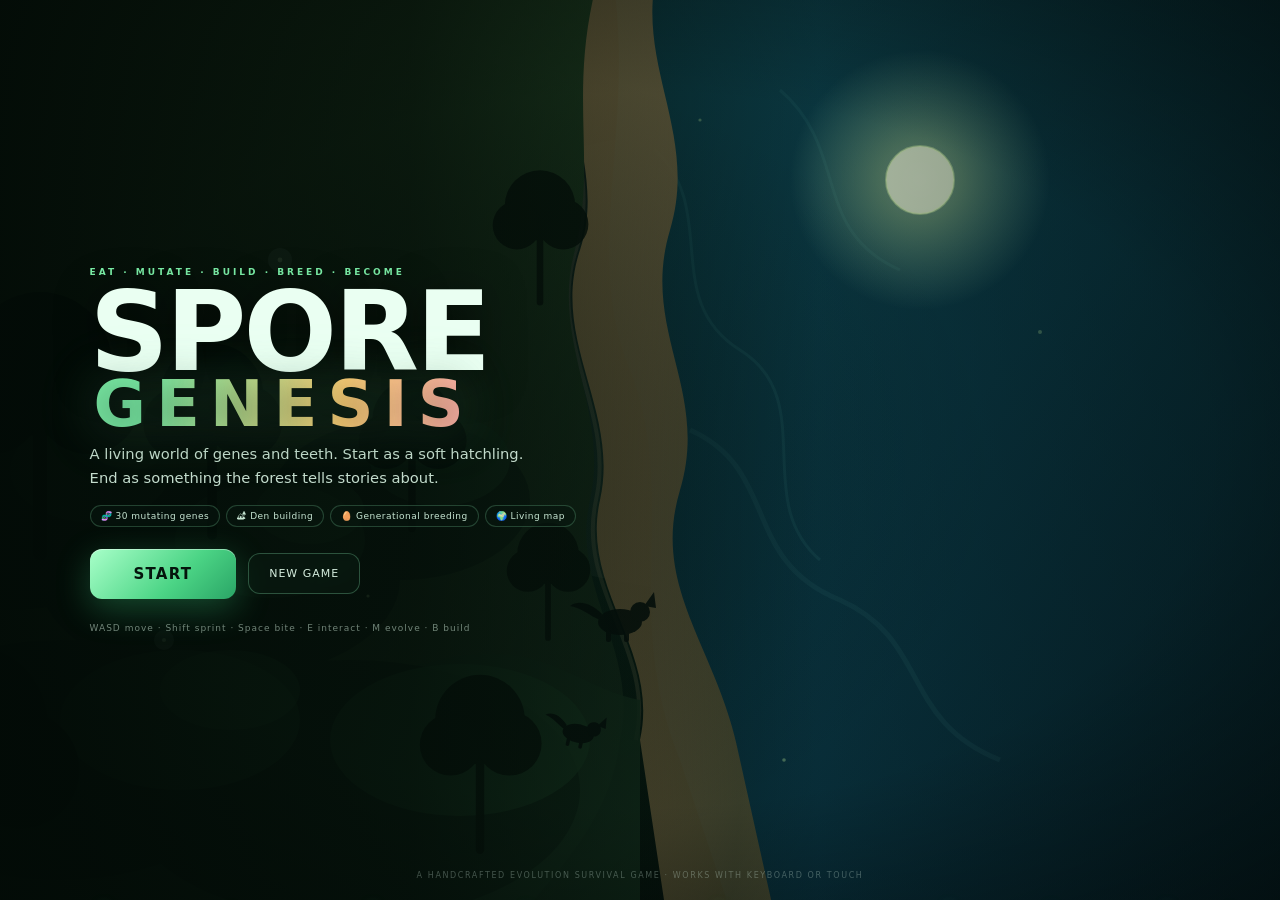
<file: index.html>
<!doctype html>
<html lang="en">
<head>
  <meta charset="utf-8" />
  <meta name="viewport" content="width=device-width, initial-scale=1, maximum-scale=1, user-scalable=no, viewport-fit=cover" />
  <meta name="theme-color" content="#07130f" />
  <meta name="description" content="Spore Genesis — a hand-painted evolution survival game. Eat, mutate, build a den, breed a lineage and become a myth." />
  <title>Spore Genesis — Evolution Survival</title>
  <link rel="icon" href="./favicon.svg" type="image/svg+xml" />
  <link rel="stylesheet" href="./styles.css" />
</head>
<body>
  <div id="app">
    <canvas id="game" aria-label="Spore Genesis game world"></canvas>

    <div id="hud" class="hud">
      <div class="hud-left">
        <div class="profile card">
          <div class="avatar-wrap"><canvas id="avatar" width="120" height="120"></canvas></div>
          <div class="pinfo">
            <div class="pname"><span id="player-name">Nyx</span><span id="gen" class="gen">GEN 1</span></div>
            <div id="stage-name" class="stage-name">Hatchling</div>
            <div class="xpbar"><i id="xp-fill"></i></div>
            <div class="xp-label"><span id="xp-text">0 / 70</span><span id="stage-num">Stage I</span></div>
          </div>
        </div>
        <div class="vitals card">
          <div class="bar hp"><span class="ico">♥</span><div class="track"><i id="hp-fill"></i></div><b id="hp-text">100</b></div>
          <div class="bar stamina"><span class="ico">⚡</span><div class="track"><i id="stamina-fill"></i></div><b id="stamina-text">100</b></div>
          <div class="bar food"><span class="ico">🍖</span><div class="track"><i id="food-fill"></i></div><b id="food-text">100</b></div>
          <div class="bar water"><span class="ico">💧</span><div class="track"><i id="water-fill"></i></div><b id="water-text">100</b></div>
        </div>
        <div class="lineage card hidden" id="lineage-card">
          <span>👑 <b id="lineage-gen">Gen 1</b></span>
          <span class="lineage-bonus" id="lineage-bonus">+0% legacy</span>
          <span class="heir-count" id="heir-count">0 heirs</span>
        </div>
      </div>

      <div class="hud-right">
        <div class="mapcard card">
          <canvas id="minimap" width="180" height="180"></canvas>
          <div class="maptop"><span id="biome-name">Verdant Meadow</span><span id="clock">08:20</span></div>
          <div class="mapbottom"><span id="weather">☀ Clear</span><span id="day">Day 1</span></div>
        </div>
        <div class="dna card">
          <span class="dna-icon">🧬</span>
          <b id="dna-count">0</b>
          <span class="dna-label">DNA</span>
          <button id="btn-mutations" class="mini">Evolve <kbd>M</kbd></button>
        </div>
      </div>

      <div id="quest" class="quest card">
        <div class="qtop"><span>OBJECTIVE</span><span id="quest-count">1/11</span></div>
        <div id="quest-title">First Bites</div>
        <div id="quest-text">Eat three berries, mushrooms or carcasses.</div>
        <div class="qprog"><i id="quest-fill"></i></div>
        <div class="qhint" id="quest-hint"></div>
      </div>

      <div id="toasts" class="toasts" aria-live="polite"></div>
      <div id="prompt" class="prompt hidden"><span class="key">E</span><span id="prompt-text">Interact</span></div>

      <div id="hotbar" class="hotbar">
        <div class="slot"><kbd>SPACE</kbd><span>Bite</span></div>
        <div class="slot"><kbd>E</kbd><span>Interact</span></div>
        <div class="slot ability"><kbd>Q</kbd><span id="hotbar-ability">Roar</span><i id="ability-cd" class="cd"></i></div>
        <div class="slot"><kbd>SHIFT</kbd><span>Sprint</span></div>
        <div class="slot"><kbd>B</kbd><span>Den</span></div>
      </div>

      <div class="menubtns">
        <button id="btn-build" title="Build & Den (B)" aria-label="Build and den">⌂<kbd>B</kbd></button>
        <button id="btn-map" title="World Map (Tab)" aria-label="World map">🗺<kbd>TAB</kbd></button>
        <button id="btn-journal" title="Journal (J)" aria-label="Journal">📖<kbd>J</kbd></button>
        <button id="btn-sound" title="Toggle sound" aria-label="Toggle sound">🔊</button>
        <button id="btn-pause" title="Pause (Esc)" aria-label="Pause">⏸</button>
      </div>

      <div id="mobile-controls" class="mobile-controls">
        <div id="joystick" aria-label="Movement joystick"><div id="stick"></div></div>
        <div class="touch-actions">
          <button id="btn-touch-sprint" class="touch small" aria-label="Sprint">»</button>
          <button id="btn-touch-ability" class="touch small" aria-label="Special ability">✦</button>
          <button id="btn-touch-interact" class="touch mid" aria-label="Interact">E</button>
          <button id="btn-touch-attack" class="touch attack" aria-label="Bite">Bite</button>
        </div>
      </div>

      <div id="low-health" class="low-health"></div>
    </div>

    <div id="modal" class="modal hidden" role="dialog" aria-modal="true">
      <div id="panel" class="panel">
        <div class="panel-head">
          <div>
            <h2 id="panel-title">Evolution</h2>
            <p id="panel-sub">Spend DNA to reshape your body.</p>
          </div>
          <button id="panel-close" aria-label="Close panel">✕</button>
        </div>
        <div id="panel-body" class="panel-body"></div>
      </div>
    </div>

    <div id="death" class="overlay hidden">
      <div class="death-card">
        <div class="eyebrow">THE WILD REMEMBERS</div>
        <h2>You Perished</h2>
        <p id="death-text">A shade stalker found you in the dark.</p>
        <div id="death-stats" class="death-stats"></div>
        <button id="btn-respawn" class="primary">Return to the world</button>
      </div>
    </div>

    <div id="victory" class="overlay hidden victory">
      <div class="victory-card">
        <div class="eyebrow">THE FOREST TELLS STORIES ABOUT YOU</div>
        <h2>Ascendant</h2>
        <p id="victory-text">You have become a living myth. The lineage you began will outlast the seasons.</p>
        <div id="victory-stats" class="death-stats"></div>
        <button id="btn-continue" class="primary">Continue wandering</button>
      </div>
    </div>

    <div id="title" class="overlay title">
      <div class="spores" aria-hidden="true">
        <i></i><i></i><i></i><i></i><i></i><i></i><i></i><i></i><i></i><i></i>
      </div>
      <div class="title-inner">
        <div class="eyebrow">EAT · MUTATE · BUILD · BREED · BECOME</div>
        <h1>SPORE<span>GENESIS</span></h1>
        <p class="lede">A living world of genes and teeth. Start as a soft hatchling.<br />End as something the forest tells stories about.</p>
        <div class="title-features">
          <span>🧬 30 mutating genes</span>
          <span>🏕 Den building</span>
          <span>🥚 Generational breeding</span>
          <span>🌍 Living map</span>
        </div>
        <div class="title-actions">
          <button id="btn-start" class="primary big">Start</button>
          <button id="btn-new" class="ghost">New Game</button>
        </div>
        <div class="title-foot" id="title-foot">WASD move · Shift sprint · Space bite · E interact · M evolve · B build</div>
      </div>
      <div class="title-credit">A handcrafted evolution survival game · works with keyboard or touch</div>
    </div>
  </div>

  <script type="module" src="./src/game.js"></script>
</body>
</html>
</file>
<file: styles.css>
:root {
  --bg: #06110d;
  --panel: rgba(10, 25, 19, 0.84);
  --panel-solid: #0a1a14;
  --line: rgba(141, 240, 183, 0.16);
  --line-bright: rgba(141, 240, 183, 0.34);
  --green: #7cf0a8;
  --green-dim: #3c9b68;
  --gold: #ffd479;
  --pink: #ff9ec7;
  --blue: #79c9ff;
  --purple: #b58cff;
  --red: #ff6b7a;
  --ink: #eaf7ef;
  --muted: #9bb3a6;
  --shadow: 0 18px 50px rgba(0, 0, 0, 0.42);
  --r: 16px;
  --safe-bottom: env(safe-area-inset-bottom, 0px);
}

* { box-sizing: border-box; }
html, body {
  margin: 0;
  padding: 0;
  width: 100%;
  height: 100%;
  overflow: hidden;
  background: var(--bg);
  color: var(--ink);
  font-family: "Avenir Next", "Segoe UI", "Trebuchet MS", system-ui, sans-serif;
  -webkit-user-select: none;
  user-select: none;
  -webkit-tap-highlight-color: transparent;
  overscroll-behavior: none;
}
button { font-family: inherit; color: inherit; cursor: pointer; }
button:focus-visible { outline: 2px solid var(--green); outline-offset: 2px; }
.hidden { display: none !important; }

#app { position: fixed; inset: 0; }
#game {
  position: absolute;
  inset: 0;
  width: 100%;
  height: 100%;
  display: block;
  touch-action: none;
  cursor: crosshair;
}

.hud {
  position: absolute;
  inset: 0;
  pointer-events: none;
  z-index: 5;
}
.hud > *, .hud-left > *, .hud-right > * { pointer-events: none; }
.hud button, .hud canvas { pointer-events: auto; }

.card {
  background: linear-gradient(155deg, rgba(16, 36, 27, 0.88), rgba(8, 20, 15, 0.82));
  border: 1px solid var(--line);
  border-radius: var(--r);
  box-shadow: 0 10px 30px rgba(0, 0, 0, 0.28), inset 0 1px 0 rgba(255, 255, 255, 0.04);
  backdrop-filter: blur(10px);
  -webkit-backdrop-filter: blur(10px);
}

.hud-left {
  position: absolute;
  top: 16px;
  left: 16px;
  width: 300px;
  display: flex;
  flex-direction: column;
  gap: 8px;
}
.profile {
  display: flex;
  gap: 12px;
  align-items: center;
  padding: 10px 14px 10px 10px;
}
.avatar-wrap {
  width: 60px;
  height: 60px;
  border-radius: 50%;
  overflow: hidden;
  flex: none;
  background: radial-gradient(circle at 50% 40%, #25553e, #0a1a14 70%);
  border: 1px solid var(--line-bright);
  box-shadow: inset 0 0 18px rgba(124, 240, 168, 0.12);
}
#avatar { width: 100%; height: 100%; display: block; }
.pinfo { flex: 1; min-width: 0; }
.pname { display: flex; align-items: center; gap: 8px; font-size: 17px; font-weight: 700; letter-spacing: 0.3px; }
.gen {
  font-size: 9px;
  letter-spacing: 1.2px;
  color: var(--gold);
  border: 1px solid rgba(255, 212, 121, 0.34);
  padding: 2px 5px;
  border-radius: 5px;
  background: rgba(255, 212, 121, 0.08);
}
.stage-name { font-size: 11px; letter-spacing: 1.6px; text-transform: uppercase; color: var(--green); margin-top: 1px; }
.xpbar { height: 5px; background: rgba(255,255,255,0.08); border-radius: 4px; margin-top: 7px; overflow: hidden; }
.xpbar i { display: block; height: 100%; width: 0%; background: linear-gradient(90deg, var(--green-dim), var(--green)); border-radius: 4px; transition: width 0.4s ease; }
.xp-label { display: flex; justify-content: space-between; font-size: 9px; color: var(--muted); margin-top: 3px; letter-spacing: 0.5px; }

.vitals { padding: 9px 12px; display: flex; flex-direction: column; gap: 6px; }
.bar { display: flex; align-items: center; gap: 8px; font-size: 10px; color: var(--muted); }
.bar .ico { width: 13px; text-align: center; font-size: 11px; filter: saturate(1.2); }
.bar .track { flex: 1; height: 7px; background: rgba(0,0,0,0.35); border-radius: 5px; overflow: hidden; box-shadow: inset 0 1px 2px rgba(0,0,0,0.4); }
.bar .track i { display: block; height: 100%; width: 100%; border-radius: 5px; transition: width 0.25s ease, background 0.3s; }
.bar b { width: 30px; text-align: right; font-weight: 600; font-size: 9px; color: #cfe6d8; font-variant-numeric: tabular-nums; }
.bar.hp i { background: linear-gradient(90deg, #a52f45, #ff6b7a); }
.bar.stamina i { background: linear-gradient(90deg, #96701f, #ffd479); }
.bar.food i { background: linear-gradient(90deg, #8b4d2e, #f0a06c); }
.bar.water i { background: linear-gradient(90deg, #2c6b8c, #79c9ff); }
.bar.low i { animation: lowPulse 0.9s infinite alternate; }
@keyframes lowPulse { from { filter: brightness(0.8); } to { filter: brightness(1.5); } }

.lineage { display: flex; align-items: center; gap: 10px; padding: 7px 12px; font-size: 10px; color: var(--muted); }
.lineage b { color: var(--gold); }
.lineage-bonus { color: var(--green); }
.heir-count { margin-left: auto; }

.hud-right { position: absolute; top: 16px; right: 16px; width: 196px; display: flex; flex-direction: column; gap: 8px; }
.mapcard { padding: 7px; position: relative; overflow: hidden; }
#minimap {
  width: 100%;
  height: auto;
  aspect-ratio: 1;
  display: block;
  border-radius: 11px;
  background: #071712;
  border: 1px solid rgba(141, 240, 183, 0.1);
  image-rendering: auto;
}
.maptop, .mapbottom {
  position: absolute;
  left: 12px;
  right: 12px;
  display: flex;
  justify-content: space-between;
  align-items: center;
  font-size: 8px;
  letter-spacing: 0.9px;
  text-transform: uppercase;
  pointer-events: none;
}
.maptop { top: 12px; color: #d9efe2; text-shadow: 0 1px 4px #000; }
.mapbottom { bottom: 12px; color: #b8d6c5; text-shadow: 0 1px 4px #000; }
#clock { color: var(--gold); font-weight: 700; font-size: 9px; }
.dna { display: flex; align-items: center; gap: 7px; padding: 8px 10px; }
.dna-icon { font-size: 16px; filter: drop-shadow(0 0 6px rgba(255,158,199,.5)); }
.dna b { font-size: 19px; color: var(--pink); font-variant-numeric: tabular-nums; text-shadow: 0 0 18px rgba(255,158,199,.35); }
.dna-label { font-size: 8px; letter-spacing: 1.5px; color: var(--muted); }
.dna .mini {
  margin-left: auto;
  font-size: 9px;
  padding: 6px 8px;
  border-radius: 8px;
  border: 1px solid var(--line-bright);
  background: rgba(124, 240, 168, 0.1);
  color: var(--green);
  letter-spacing: 0.6px;
  text-transform: uppercase;
}
.dna .mini kbd { font-size: 8px; opacity: 0.6; margin-left: 2px; }

.quest {
  position: absolute;
  left: 16px;
  bottom: 18px;
  width: 274px;
  padding: 11px 14px 12px;
  border-left: 2px solid var(--green);
}
.qtop { display: flex; justify-content: space-between; font-size: 8px; letter-spacing: 1.8px; color: var(--green); }
#quest-count { color: var(--muted); }
#quest-title { font-size: 14px; font-weight: 700; margin: 4px 0 3px; }
#quest-text { font-size: 10px; line-height: 1.45; color: var(--muted); }
.qprog { height: 3px; border-radius: 3px; background: rgba(255,255,255,.08); margin-top: 8px; overflow: hidden; }
.qprog i { display: block; height: 100%; width: 0; background: linear-gradient(90deg, var(--green-dim), var(--green)); transition: width 0.4s; }
.qhint { font-size: 9px; color: rgba(255, 212, 121, 0.85); margin-top: 6px; line-height: 1.4; }

.prompt {
  position: absolute;
  left: 50%;
  bottom: 88px;
  transform: translateX(-50%);
  display: flex;
  align-items: center;
  gap: 9px;
  background: rgba(7, 18, 14, 0.9);
  border: 1px solid var(--line-bright);
  border-radius: 999px;
  padding: 8px 16px 8px 9px;
  font-size: 12px;
  box-shadow: 0 12px 30px rgba(0,0,0,.35), 0 0 24px rgba(124,240,168,.08);
  white-space: nowrap;
  max-width: calc(100vw - 30px);
  overflow: hidden;
  text-overflow: ellipsis;
}
.prompt .key {
  font-size: 11px;
  font-weight: 800;
  color: #08130e;
  background: var(--green);
  border-radius: 50%;
  width: 24px;
  height: 24px;
  display: grid;
  place-items: center;
  flex: none;
}
.prompt.alt .key { background: var(--gold); }

.hotbar {
  position: absolute;
  bottom: 18px;
  left: 50%;
  transform: translateX(-50%);
  display: flex;
  gap: 6px;
}
.slot {
  min-width: 76px;
  padding: 7px 9px 6px;
  border: 1px solid var(--line);
  border-radius: 10px;
  background: rgba(8, 20, 15, 0.78);
  backdrop-filter: blur(6px);
  text-align: center;
  position: relative;
  overflow: hidden;
}
.slot kbd { display: block; font-size: 8px; letter-spacing: 1px; color: var(--green); margin-bottom: 2px; }
.slot span { font-size: 10px; color: var(--muted); }
.slot.ability { border-color: rgba(181, 140, 255, 0.32); }
.slot.ability kbd { color: var(--purple); }
.slot .cd {
  position: absolute;
  inset: 0;
  background: rgba(0,0,0,0.6);
  transform-origin: bottom;
  transform: scaleY(0);
  pointer-events: none;
}

.menubtns {
  position: absolute;
  top: 16px;
  left: 50%;
  transform: translateX(-50%);
  display: flex;
  gap: 6px;
  background: rgba(7, 18, 14, 0.62);
  border: 1px solid var(--line);
  border-radius: 12px;
  padding: 5px;
  backdrop-filter: blur(8px);
}
.menubtns button {
  width: 45px;
  height: 38px;
  border-radius: 8px;
  border: 1px solid transparent;
  background: transparent;
  font-size: 16px;
  line-height: 1;
  display: flex;
  flex-direction: column;
  align-items: center;
  justify-content: center;
  gap: 2px;
  color: #cfe6d8;
  transition: 0.15s;
}
.menubtns button:hover { background: rgba(124, 240, 168, 0.1); border-color: var(--line); }
.menubtns kbd { font-size: 6px; letter-spacing: 0.5px; color: var(--muted); }
.menubtns button:active { transform: translateY(1px); }

.toasts {
  position: absolute;
  top: 74px;
  left: 50%;
  transform: translateX(-50%);
  display: flex;
  flex-direction: column;
  align-items: center;
  gap: 6px;
  width: max-content;
  max-width: min(460px, 90vw);
  z-index: 8;
}
.toast {
  background: linear-gradient(150deg, rgba(14, 33, 24, 0.96), rgba(8, 19, 14, 0.94));
  border: 1px solid var(--line-bright);
  border-left: 3px solid var(--green);
  border-radius: 10px;
  padding: 8px 14px;
  font-size: 11px;
  line-height: 1.4;
  text-align: center;
  box-shadow: var(--shadow);
  animation: toastIn 0.35s cubic-bezier(.2,.9,.3,1.2);
  color: #dcf3e6;
}
.toast.gold { border-left-color: var(--gold); color: #fff2cc; }
.toast.pink { border-left-color: var(--pink); color: #ffe0ed; }
.toast.purple { border-left-color: var(--purple); color: #eee2ff; }
.toast.red { border-left-color: var(--red); color: #ffdede; }
.toast.leaving { animation: toastOut 0.4s forwards; }
@keyframes toastIn { from { opacity: 0; transform: translateY(-8px) scale(.96); } to { opacity: 1; } }
@keyframes toastOut { to { opacity: 0; transform: translateY(-6px) scale(.97); } }

.low-health {
  position: absolute;
  inset: 0;
  pointer-events: none;
  box-shadow: inset 0 0 160px rgba(190, 20, 44, 0.55);
  opacity: 0;
  transition: opacity 0.4s;
  z-index: 4;
}

.mobile-controls { display: none; }

/* ---------- Modal panels ---------- */
.modal {
  position: fixed;
  inset: 0;
  z-index: 30;
  display: flex;
  align-items: center;
  justify-content: center;
  padding: 22px;
  background: rgba(2, 8, 5, 0.72);
  backdrop-filter: blur(9px);
  -webkit-backdrop-filter: blur(9px);
  animation: fadeIn 0.2s ease;
}
@keyframes fadeIn { from { opacity: 0; } }
.panel {
  width: min(1020px, 100%);
  max-height: min(88vh, 900px);
  background:
    radial-gradient(120% 80% at 50% 0%, rgba(38, 82, 59, 0.36), transparent 60%),
    linear-gradient(160deg, #0d2118, #08150f 70%);
  border: 1px solid rgba(141, 240, 183, 0.22);
  border-radius: 22px;
  box-shadow: 0 30px 90px rgba(0, 0, 0, 0.66), inset 0 1px 0 rgba(255,255,255,.06);
  display: flex;
  flex-direction: column;
  overflow: hidden;
  animation: panelIn 0.28s cubic-bezier(.2,.9,.3,1.05);
}
@keyframes panelIn { from { opacity: 0; transform: translateY(14px) scale(.985); } }
.panel-head {
  display: flex;
  justify-content: space-between;
  align-items: flex-start;
  padding: 20px 24px 14px;
  border-bottom: 1px solid var(--line);
  background: linear-gradient(180deg, rgba(30, 66, 48, 0.24), transparent);
}
.panel-head h2 {
  margin: 0;
  font-size: 25px;
  letter-spacing: 0.6px;
  font-weight: 800;
  background: linear-gradient(100deg, #dffbea, #7cf0a8 68%, #ffd479);
  -webkit-background-clip: text;
  background-clip: text;
  color: transparent;
}
.panel-head p { margin: 4px 0 0; color: var(--muted); font-size: 11px; letter-spacing: 0.3px; }
#panel-close {
  border: 1px solid var(--line);
  background: rgba(255,255,255,0.04);
  width: 36px;
  height: 36px;
  border-radius: 50%;
  color: var(--muted);
  font-size: 14px;
  flex: none;
  transition: 0.15s;
}
#panel-close:hover { background: rgba(255,107,122,.14); color: #ffd8dc; border-color: rgba(255,107,122,.35); }
.panel-body { padding: 18px 24px 24px; overflow-y: auto; overscroll-behavior: contain; }

.eyebrow { font-size: 9px; letter-spacing: 3px; text-transform: uppercase; color: var(--green); font-weight: 700; }

/* mutation panel */
.mut-hero { display: grid; grid-template-columns: 290px 1fr; gap: 16px; margin-bottom: 16px; }
.preview-card {
  border: 1px solid var(--line);
  border-radius: 16px;
  background: radial-gradient(circle at 50% 42%, rgba(60, 140, 95, 0.2), rgba(6, 16, 11, 0.5));
  padding: 10px;
  display: flex;
  flex-direction: column;
  gap: 8px;
}
#preview-canvas { width: 100%; height: 150px; display: block; border-radius: 10px; }
.preview-name { display: flex; justify-content: space-between; align-items: baseline; padding: 0 4px; }
.preview-name b { font-size: 14px; }
.preview-name span { font-size: 9px; color: var(--green); letter-spacing: 1px; text-transform: uppercase; }
.stat-grid {
  display: grid;
  grid-template-columns: repeat(3, 1fr);
  gap: 6px;
}
.stat {
  border: 1px solid rgba(255,255,255,.05);
  background: rgba(0,0,0,.18);
  border-radius: 9px;
  padding: 6px 7px;
}
.stat span { display: block; font-size: 7px; letter-spacing: 1px; color: var(--muted); text-transform: uppercase; }
.stat b { font-size: 13px; color: #dffbea; font-variant-numeric: tabular-nums; }
.stat i { display: block; height: 2px; background: var(--green); margin-top: 4px; border-radius: 2px; opacity: .55; width: var(--w, 50%); }
.mut-summary {
  border: 1px solid var(--line);
  border-radius: 16px;
  padding: 14px 16px;
  display: flex;
  flex-direction: column;
  gap: 10px;
  background: linear-gradient(150deg, rgba(30, 66, 48, 0.2), rgba(0,0,0,.1));
}
.mut-summary h3 { margin: 0; font-size: 13px; letter-spacing: .5px; }
.mut-summary p { margin: 0; font-size: 10px; color: var(--muted); line-height: 1.55; }
.dna-big { font-size: 30px; color: var(--pink); font-weight: 800; line-height: 1; }
.dna-big small { font-size: 10px; letter-spacing: 1.4px; color: var(--muted); font-weight: 600; margin-left: 5px; }
.cat-tabs { display: flex; gap: 6px; flex-wrap: wrap; margin: 6px 0 12px; }
.cat-tabs button {
  border: 1px solid var(--line);
  background: rgba(255,255,255,.03);
  color: var(--muted);
  padding: 7px 13px;
  border-radius: 999px;
  font-size: 10px;
  letter-spacing: .6px;
}
.cat-tabs button.active { color: #07130f; background: var(--green); border-color: var(--green); font-weight: 800; }
.gene-grid { display: grid; grid-template-columns: repeat(auto-fill, minmax(238px, 1fr)); gap: 9px; }
.gene-card {
  text-align: left;
  border: 1px solid var(--line);
  background: linear-gradient(160deg, rgba(20, 44, 32, 0.62), rgba(7, 18, 13, 0.58));
  border-radius: 13px;
  padding: 11px 12px;
  display: flex;
  flex-direction: column;
  gap: 6px;
  transition: 0.16s;
  position: relative;
  overflow: hidden;
}
.gene-card:hover { border-color: var(--line-bright); transform: translateY(-1px); background: linear-gradient(160deg, rgba(28, 60, 43, 0.76), rgba(8, 20, 15, 0.66)); }
.gene-card.can-buy { border-color: rgba(124, 240, 168, 0.42); box-shadow: 0 0 0 1px rgba(124,240,168,.08), 0 8px 24px rgba(0,0,0,.2); }
.gene-card.maxed { opacity: .78; }
.gene-card.locked { opacity: .52; filter: saturate(.6); cursor: not-allowed; }
.gene-card.broke { opacity: .68; }
.gene-card.bought { animation: boughtFlash 0.5s; }
@keyframes boughtFlash { 0% { box-shadow: 0 0 0 2px var(--green), 0 0 38px rgba(124,240,168,.55); } }
.g-head { display: flex; align-items: center; gap: 8px; }
.g-icon {
  width: 30px;
  height: 30px;
  border-radius: 9px;
  display: grid;
  place-items: center;
  background: color-mix(in srgb, var(--c, #7cf0a8) 14%, transparent);
  border: 1px solid color-mix(in srgb, var(--c, #7cf0a8) 32%, transparent);
  color: var(--c, #7cf0a8);
  font-size: 14px;
  flex: none;
}
.g-head .g-title { flex: 1; min-width: 0; }
.g-head h3 { margin: 0; font-size: 13px; letter-spacing: .2px; }
.g-head .cat { font-size: 7.5px; letter-spacing: 1.4px; text-transform: uppercase; color: var(--muted); }
.g-rank { font-size: 9px; color: var(--gold); border: 1px solid rgba(255,212,121,.25); border-radius: 5px; padding: 2px 5px; flex: none; }
.g-blurb { margin: 0; font-size: 9.5px; color: var(--muted); line-height: 1.4; min-height: 26px; }
.g-pips { display: flex; gap: 3px; }
.g-pips i { height: 4px; flex: 1; border-radius: 3px; background: rgba(255,255,255,.1); }
.g-pips i.on { background: var(--c, var(--green)); box-shadow: 0 0 7px color-mix(in srgb, var(--c, #7cf0a8) 45%, transparent); }
.g-foot { display: flex; align-items: flex-end; justify-content: space-between; gap: 8px; }
.g-effect { font-size: 9px; color: #bfe9d0; line-height: 1.35; }
.g-cost { font-size: 10px; font-weight: 800; color: var(--pink); white-space: nowrap; display: flex; align-items: center; gap: 3px; }
.g-cost.locked-label { color: var(--muted); font-weight: 600; }
.g-cost.max-label { color: var(--gold); }

/* build panel */
.mat-row { display: flex; gap: 8px; flex-wrap: wrap; margin-bottom: 14px; }
.mat {
  display: flex;
  align-items: center;
  gap: 6px;
  border: 1px solid var(--line);
  border-radius: 10px;
  padding: 7px 11px;
  background: rgba(0,0,0,.18);
  font-size: 11px;
}
.mat b { font-variant-numeric: tabular-nums; color: #eaf7ef; }
.mat span { color: var(--muted); font-size: 9px; letter-spacing: .8px; text-transform: uppercase; }
.mat.short b { color: var(--red); }
.den-banner {
  border: 1px solid var(--line);
  border-radius: 14px;
  padding: 14px 16px;
  background: linear-gradient(120deg, rgba(255, 212, 121, .07), rgba(0,0,0,.16));
  display: flex;
  align-items: center;
  gap: 14px;
  margin-bottom: 14px;
}
.den-banner .big-icon { font-size: 30px; }
.den-banner h3 { margin: 0 0 3px; font-size: 15px; }
.den-banner p { margin: 0; font-size: 10px; color: var(--muted); line-height: 1.45; }
.den-banner .spacer { flex: 1; }
.panel-btn {
  border: 1px solid var(--line-bright);
  background: rgba(124, 240, 168, 0.1);
  color: var(--green);
  border-radius: 9px;
  padding: 9px 14px;
  font-size: 11px;
  font-weight: 700;
  white-space: nowrap;
}
.panel-btn:hover { background: rgba(124, 240, 168, 0.18); }
.panel-btn.primary { background: var(--green); color: #07130f; border-color: var(--green); }
.panel-btn.gold { background: linear-gradient(120deg, #ffd479, #f0a94e); color: #241605; border-color: #ffd479; }
.panel-btn.pink { background: linear-gradient(120deg, #ff9ec7, #e26b9e); color: #2a0a18; border-color: #ff9ec7; }
.panel-btn:disabled { opacity: .4; cursor: not-allowed; filter: grayscale(.4); }
.panel-btn.danger { color: var(--red); border-color: rgba(255,107,122,.4); background: rgba(255,107,122,.08); }
.module-grid { display: grid; grid-template-columns: repeat(auto-fill, minmax(230px, 1fr)); gap: 9px; }
.module-card {
  border: 1px solid var(--line);
  border-radius: 13px;
  padding: 12px;
  background: rgba(0,0,0,.17);
  display: flex;
  flex-direction: column;
  gap: 7px;
}
.module-card.built { border-color: rgba(124,240,168,.32); background: linear-gradient(150deg, rgba(42, 92, 62, .24), rgba(0,0,0,.17)); }
.module-card.maxed { border-color: rgba(255,212,121,.28); }
.mc-head { display: flex; align-items: center; gap: 8px; }
.mc-head .mic { font-size: 20px; }
.mc-head h3 { margin: 0; font-size: 13px; flex: 1; }
.mc-head .rank { font-size: 9px; color: var(--gold); }
.module-card p { margin: 0; font-size: 9.5px; color: var(--muted); line-height: 1.45; }
.module-card .effect { font-size: 9px; color: #bfe9d0; }
.mc-foot { display: flex; align-items: center; gap: 8px; margin-top: 2px; }
.mc-cost { font-size: 9px; color: var(--muted); flex: 1; }
.mc-cost b { color: #eaf7ef; }
.mc-cost.short b { color: var(--red); }

/* breeding */
.breed-layout { display: grid; grid-template-columns: 1fr 1fr; gap: 14px; }
.mate-card, .heir-card {
  border: 1px solid var(--line);
  border-radius: 15px;
  padding: 15px;
  background: radial-gradient(circle at 50% 0%, rgba(255,158,199,.08), rgba(0,0,0,.16));
  display: flex;
  flex-direction: column;
  gap: 9px;
}
.creature-preview {
  width: 100%;
  height: 140px;
  display: block;
  border-radius: 10px;
  border: 1px solid rgba(255,255,255,.05);
  background: radial-gradient(circle at 50% 45%, rgba(60,140,95,.18), rgba(3,12,8,.42));
}
.mate-card h3, .heir-card h3 { margin: 0; font-size: 15px; }
.affinity { height: 7px; background: rgba(0,0,0,.4); border-radius: 5px; overflow: hidden; }
.affinity i { display: block; height: 100%; width: 0; background: linear-gradient(90deg, #a94d76, #ff9ec7); transition: width .4s; }
.mate-meta { display: flex; justify-content: space-between; font-size: 9px; color: var(--muted); }
.genome-list { display: flex; flex-wrap: wrap; gap: 4px; }
.gene-chip {
  font-size: 8.5px;
  border: 1px solid rgba(181,140,255,.26);
  background: rgba(181,140,255,.08);
  color: #ddc9ff;
  border-radius: 999px;
  padding: 3px 7px;
  white-space: nowrap;
}
.gene-chip.player { border-color: rgba(124,240,168,.26); background: rgba(124,240,168,.08); color: #c9f7db; }
.gene-chip.up { border-color: rgba(255,212,121,.5); background: rgba(255,212,121,.14); color: #ffe9b5; }
.breed-actions { display: flex; gap: 8px; flex-wrap: wrap; margin-top: 6px; }
.breed-note { font-size: 9.5px; color: var(--muted); line-height: 1.5; }
.empty-state { border: 1px dashed var(--line); border-radius: 14px; padding: 28px 20px; text-align: center; color: var(--muted); font-size: 11px; line-height: 1.6; }
.empty-state b { color: var(--ink); display: block; font-size: 14px; margin-bottom: 4px; }

/* journal */
.journal-grid { display: grid; grid-template-columns: 1fr 1fr; gap: 14px; }
.jcard { border: 1px solid var(--line); border-radius: 14px; padding: 14px; background: rgba(0,0,0,.15); }
.jcard h3 { margin: 0 0 9px; font-size: 11px; letter-spacing: 1.6px; text-transform: uppercase; color: var(--green); }
.jcard.wide { grid-column: 1 / -1; }
.stats-grid { display: grid; grid-template-columns: repeat(3, 1fr); gap: 6px; }
.stats-grid .stat b { font-size: 15px; }
.stats-grid .stat span { font-size: 7px; }
.disc-grid { display: flex; flex-wrap: wrap; gap: 5px; }
.disc { font-size: 9px; border: 1px solid var(--line); border-radius: 999px; padding: 4px 8px; color: var(--muted); }
.disc.found { color: #dffbea; border-color: rgba(124,240,168,.3); background: rgba(124,240,168,.07); }
.ach-list { display: flex; flex-direction: column; gap: 5px; }
.ach { display: flex; gap: 8px; align-items: center; font-size: 9.5px; color: var(--muted); }
.ach .dot { width: 7px; height: 7px; border-radius: 50%; background: rgba(255,255,255,.12); flex: none; }
.ach.done { color: #dffbea; }
.ach.done .dot { background: var(--gold); box-shadow: 0 0 8px rgba(255,212,121,.5); }
.ach b { font-size: 10px; }
.controls-list { display: grid; grid-template-columns: 1fr 1fr; gap: 4px 14px; font-size: 9.5px; color: var(--muted); }
.controls-list b { color: var(--ink); font-size: 9px; }
.setting-row { display: flex; align-items: center; gap: 8px; margin-top: 10px; font-size: 10px; color: var(--muted); }
.setting-row input[type=range] { flex: 1; accent-color: var(--green); }
.setting-row .swatch { width: 20px; height: 20px; border-radius: 50%; border: 1px solid var(--line-bright); }
.lineage-list { display: flex; flex-direction: column; gap: 6px; font-size: 10px; color: var(--muted); }
.lineage-list .heir { border-left: 2px solid var(--gold); padding-left: 8px; }
.lineage-list b { color: var(--ink); }

/* map panel */
.map-wrap { position: relative; border: 1px solid var(--line); border-radius: 16px; overflow: hidden; background: #061611; }
#bigmap { width: 100%; height: auto; display: block; aspect-ratio: 1 / 0.82; }
.map-legend { display: flex; gap: 10px; flex-wrap: wrap; margin-top: 12px; }
.leg { display: flex; align-items: center; gap: 5px; font-size: 9px; color: var(--muted); }
.leg i { width: 9px; height: 9px; border-radius: 3px; display: block; }
.map-stats { display: flex; gap: 14px; flex-wrap: wrap; margin-top: 10px; font-size: 10px; color: var(--muted); }
.map-stats b { color: var(--ink); }

/* pause */
.pause-grid { display: flex; flex-direction: column; gap: 8px; max-width: 380px; margin: 0 auto; }
.pause-grid .panel-btn { width: 100%; padding: 13px; font-size: 12px; }
.pause-note { text-align: center; color: var(--muted); font-size: 9.5px; margin-top: 14px; }

/* title & death overlays */
.overlay {
  position: fixed;
  inset: 0;
  z-index: 50;
  display: flex;
  align-items: center;
  justify-content: center;
  background: radial-gradient(90% 90% at 22% 50%, rgba(3,11,7,.9), rgba(3,10,7,.35) 62%, rgba(3,10,7,.72));
}
.title {
  justify-content: flex-start;
  padding-left: clamp(28px, 7vw, 120px);
  transition: opacity .5s, visibility .5s;
  background:
    linear-gradient(90deg, rgba(2,10,6,.95) 0%, rgba(2,10,6,.78) 32%, rgba(2,10,6,.25) 64%, rgba(2,10,6,.52) 100%),
    radial-gradient(80% 70% at 22% 52%, rgba(3,11,7,.35), transparent 70%),
    url('./title-bg.svg') center / cover no-repeat,
    #06110d;
}
.title.hidden { display: flex !important; opacity: 0; visibility: hidden; pointer-events: none; }
.title-inner { max-width: 690px; position: relative; z-index: 2; }
.title h1 {
  margin: 10px 0 12px;
  font-size: clamp(60px, 8.6vw, 126px);
  line-height: .82;
  letter-spacing: -3px;
  font-weight: 900;
  color: #eafff2;
  text-shadow: 0 6px 40px rgba(0,0,0,.5);
}
.title h1 span {
  display: block;
  font-size: .58em;
  letter-spacing: clamp(3px, .8vw, 13px);
  background: linear-gradient(95deg, #7cf0a8 12%, #ffd479 52%, #ff9ec7 92%);
  -webkit-background-clip: text;
  background-clip: text;
  color: transparent;
  padding-left: 4px;
  filter: drop-shadow(0 0 26px rgba(124,240,168,.24));
}
.title .eyebrow { color: var(--green); }
.lede { color: #c4dccd; font-size: clamp(12px, 1.15vw, 15px); line-height: 1.65; max-width: 540px; margin: 0 0 14px; }
.title-features { display: flex; flex-wrap: wrap; gap: 6px; margin-bottom: 22px; }
.title-features span {
  font-size: 9px;
  letter-spacing: .5px;
  color: #c7e6d3;
  border: 1px solid rgba(141,240,183,.22);
  border-radius: 999px;
  padding: 5px 10px;
  background: rgba(8, 22, 15, .55);
}
.title-actions { display: flex; align-items: center; gap: 12px; }
.primary {
  border: none;
  border-radius: 12px;
  padding: 12px 22px;
  background: linear-gradient(135deg, #a8ffc9, #4bd485 60%, #2aa566);
  color: #04150c;
  font-size: 13px;
  font-weight: 900;
  letter-spacing: 1.2px;
  text-transform: uppercase;
  box-shadow: 0 10px 34px rgba(64, 213, 133, .3), inset 0 1px 0 rgba(255,255,255,.4);
  transition: .16s;
}
.primary:hover { box-shadow: 0 14px 40px rgba(64,213,133,.42); filter: brightness(1.06); }
.primary:active { filter: brightness(.94); }
.primary.big { padding: 16px 44px; font-size: 15px; }
.ghost {
  border: 1px solid rgba(141,240,183,.28);
  background: rgba(10, 28, 19, .5);
  color: #d5edde;
  border-radius: 12px;
  padding: 13px 20px;
  font-size: 11px;
  letter-spacing: 1px;
  text-transform: uppercase;
  backdrop-filter: blur(4px);
}
.ghost:hover { border-color: var(--green); color: var(--green); }
.title-foot { margin-top: 24px; font-size: 9px; letter-spacing: 1px; color: rgba(200,225,210,.55); }
.title-credit { position: absolute; bottom: 20px; left: 50%; transform: translateX(-50%); font-size: 8px; letter-spacing: 1.6px; text-transform: uppercase; color: rgba(200,225,210,.32); white-space: nowrap; }
.spores { position: absolute; inset: 0; overflow: hidden; pointer-events: none; }
.spores i {
  position: absolute;
  width: 4px; height: 4px;
  border-radius: 50%;
  background: rgba(160, 255, 200, .55);
  box-shadow: 0 0 12px rgba(124, 240, 168, .65);
  animation: drift 14s linear infinite;
  bottom: -10px;
}
.spores i:nth-child(1) { left: 8%; animation-duration: 17s; animation-delay: -2s; }
.spores i:nth-child(2) { left: 18%; animation-duration: 21s; animation-delay: -9s; width: 2px; height: 2px; }
.spores i:nth-child(3) { left: 29%; animation-duration: 13s; animation-delay: -4s; }
.spores i:nth-child(4) { left: 41%; animation-duration: 24s; animation-delay: -13s; width: 3px; height: 3px; }
.spores i:nth-child(5) { left: 56%; animation-duration: 19s; animation-delay: -6s; }
.spores i:nth-child(6) { left: 66%; animation-duration: 15s; animation-delay: -10s; width: 2px; height: 2px; }
.spores i:nth-child(7) { left: 74%; animation-duration: 22s; animation-delay: -1s; }
.spores i:nth-child(8) { left: 82%; animation-duration: 16s; animation-delay: -7s; width: 3px; height: 3px; }
.spores i:nth-child(9) { left: 91%; animation-duration: 20s; animation-delay: -14s; }
.spores i:nth-child(10) { left: 96%; animation-duration: 12s; animation-delay: -3s; width: 2px; height: 2px; }
@keyframes drift {
  0% { transform: translate3d(0, 0, 0) scale(1); opacity: 0; }
  10% { opacity: .8; }
  90% { opacity: .5; }
  100% { transform: translate3d(60px, -105vh, 0) scale(.3); opacity: 0; }
}

.death { background: radial-gradient(circle at 50% 40%, rgba(90, 12, 24, .32), rgba(3, 8, 6, .88)); }
.death-card {
  text-align: center;
  max-width: 440px;
  padding: 36px 34px;
  border: 1px solid rgba(255,107,122,.25);
  border-radius: 22px;
  background: linear-gradient(160deg, rgba(28, 12, 16, .94), rgba(8, 13, 10, .94));
  box-shadow: var(--shadow);
}
.death-card .eyebrow { color: var(--red); }
.death-card h2 { font-size: 38px; margin: 8px 0 6px; letter-spacing: -1px; }
.death-card p { color: var(--muted); font-size: 12px; line-height: 1.6; }
.death-stats { display: flex; justify-content: center; gap: 18px; margin: 18px 0 20px; color: var(--muted); font-size: 9px; letter-spacing: 1px; text-transform: uppercase; }
.death-stats b { display: block; color: var(--ink); font-size: 17px; letter-spacing: 0; }

.victory { background: radial-gradient(circle at 50% 38%, rgba(42, 92, 54, .4), rgba(3, 9, 6, .9)); }
.victory-card {
  text-align: center;
  max-width: 500px;
  padding: 38px 36px;
  border: 1px solid rgba(255, 212, 121, .34);
  border-radius: 22px;
  background:
    radial-gradient(80% 60% at 50% 0%, rgba(255, 212, 121, .12), transparent 70%),
    linear-gradient(160deg, rgba(17, 31, 20, .96), rgba(6, 15, 10, .96));
  box-shadow: var(--shadow), 0 0 90px rgba(255, 212, 121, .1);
}
.victory-card .eyebrow { color: var(--gold); }
.victory-card h2 {
  font-size: 46px;
  margin: 8px 0 8px;
  letter-spacing: -1.5px;
  background: linear-gradient(95deg, #a8ffc9, #ffd479 55%, #ff9ec7);
  -webkit-background-clip: text;
  background-clip: text;
  color: transparent;
  filter: drop-shadow(0 0 22px rgba(255, 212, 121, .2));
}
.victory-card p { color: var(--muted); font-size: 12px; line-height: 1.65; }

/* scrollbar */
.panel-body::-webkit-scrollbar { width: 9px; }
.panel-body::-webkit-scrollbar-track { background: rgba(0,0,0,.15); }
.panel-body::-webkit-scrollbar-thumb { background: rgba(124,240,168,.18); border-radius: 8px; }
.panel-body::-webkit-scrollbar-thumb:hover { background: rgba(124,240,168,.3); }

/* ---------- responsive / touch ---------- */
@media (max-width: 860px), (pointer: coarse) {
  .hud-left { top: max(10px, env(safe-area-inset-top)); left: 10px; width: 184px; gap: 5px; }
  .profile { padding: 7px 9px 7px 7px; gap: 8px; border-radius: 13px; }
  .avatar-wrap { width: 42px; height: 42px; }
  .pname { font-size: 13px; gap: 5px; }
  .gen { font-size: 7px; padding: 1px 4px; }
  .stage-name { font-size: 8px; letter-spacing: 1.1px; }
  .xp-label { display: none; }
  .vitals { padding: 7px 9px; gap: 4px; border-radius: 12px; }
  .bar { font-size: 8px; gap: 5px; }
  .bar .track { height: 5px; }
  .bar b { font-size: 8px; width: 24px; }
  .bar .ico { font-size: 9px; width: 11px; }
  .lineage { display: none; }

  .hud-right { top: max(10px, env(safe-area-inset-top)); right: 10px; width: 112px; gap: 6px; }
  .mapcard { padding: 4px; border-radius: 13px; }
  .maptop, .mapbottom { font-size: 6px; left: 7px; right: 7px; letter-spacing: .4px; }
  .maptop { top: 7px; }
  .mapbottom { bottom: 7px; }
  #clock { font-size: 6.5px; }
  .dna { padding: 5px 7px; gap: 4px; border-radius: 11px; }
  .dna-icon { font-size: 11px; }
  .dna b { font-size: 14px; }
  .dna-label { display: none; }
  .dna .mini { font-size: 7px; padding: 4px 5px; }
  .dna .mini kbd { display: none; }

  .quest {
    left: 10px;
    bottom: calc(170px + var(--safe-bottom));
    width: 166px;
    padding: 8px 10px 9px;
    border-radius: 12px;
  }
  .qtop { font-size: 6px; letter-spacing: 1.2px; }
  #quest-title { font-size: 10.5px; margin: 2px 0; }
  #quest-text { display: none; }
  .qhint { display: block; font-size: 7.5px; line-height: 1.35; margin-top: 4px; max-height: 21px; overflow: hidden; }
  .qprog { margin-top: 5px; }

  .menubtns {
    top: calc(180px + env(safe-area-inset-top));
    right: 10px;
    left: auto;
    transform: none;
    flex-direction: column;
    padding: 3px;
    gap: 2px;
    border-radius: 10px;
    background: rgba(7, 18, 14, 0.7);
  }
  .menubtns button { width: 34px; height: 32px; font-size: 13px; }
  .menubtns kbd { display: none; }

  .hotbar { display: none; }
  .toasts {
    top: auto;
    bottom: calc(252px + var(--safe-bottom));
    left: 50%;
    width: min(300px, 76vw);
    max-width: none;
  }
  .toast { font-size: 9.5px; padding: 6px 10px; border-radius: 8px; }
  .prompt {
    bottom: calc(134px + var(--safe-bottom));
    font-size: 10px;
    padding: 6px 12px 6px 7px;
    max-width: calc(100vw - 40px);
  }
  .prompt .key { width: 20px; height: 20px; font-size: 9px; }

  .mobile-controls { display: block; }
  #joystick {
    position: absolute;
    left: 16px;
    bottom: calc(16px + var(--safe-bottom));
    width: 116px;
    height: 116px;
    border-radius: 50%;
    border: 1px solid rgba(141, 240, 183, 0.22);
    background: radial-gradient(circle, rgba(30, 70, 50, .34), rgba(7, 18, 13, .42));
    backdrop-filter: blur(4px);
    pointer-events: auto;
    touch-action: none;
  }
  #stick {
    position: absolute;
    left: 50%;
    top: 50%;
    width: 50px;
    height: 50px;
    border-radius: 50%;
    transform: translate(-50%, -50%);
    background: radial-gradient(circle at 38% 34%, rgba(180, 255, 214, .55), rgba(60, 155, 104, .42));
    border: 1px solid rgba(190, 255, 220, .36);
    box-shadow: 0 0 22px rgba(124, 240, 168, .18);
    pointer-events: none;
  }
  .touch-actions {
    position: absolute;
    right: 14px;
    bottom: calc(14px + var(--safe-bottom));
    width: 160px;
    height: 158px;
    pointer-events: none;
  }
  .touch {
    position: absolute;
    border-radius: 50%;
    pointer-events: auto;
    touch-action: none;
    border: 1px solid rgba(141, 240, 183, 0.3);
    background: radial-gradient(circle at 40% 32%, rgba(54, 116, 83, .7), rgba(8, 20, 15, .78));
    color: #ddffe9;
    font-size: 15px;
    font-weight: 800;
    backdrop-filter: blur(4px);
    box-shadow: 0 6px 18px rgba(0,0,0,.3);
  }
  .touch:active { transform: scale(.94); background: rgba(124,240,168,.28); }
  .touch.attack { width: 78px; height: 78px; right: 6px; bottom: 4px; font-size: 13px; border-color: rgba(255,107,122,.4); background: radial-gradient(circle at 40% 32%, rgba(132, 54, 62, .75), rgba(24, 9, 12, .82)); }
  .touch.mid { width: 54px; height: 54px; right: 82px; bottom: 30px; font-size: 13px; border-color: rgba(255,212,121,.38); }
  .touch.small { width: 42px; height: 42px; font-size: 13px; }
  #btn-touch-ability { right: 0; bottom: 88px; border-color: rgba(181,140,255,.4); }
  #btn-touch-sprint { right: 48px; bottom: 90px; }
  #btn-touch-sprint.active { background: rgba(255,212,121,.25); border-color: var(--gold); }

  .low-health { box-shadow: inset 0 0 100px rgba(190,20,44,.6); }

  .modal { padding: 0; align-items: stretch; }
  .panel { width: 100%; max-height: 100%; border-radius: 0; border: none; }
  .panel-head { padding: max(16px, env(safe-area-inset-top)) 16px 12px; }
  .panel-head h2 { font-size: 20px; }
  .panel-head p { font-size: 9.5px; }
  .panel-body { padding: 12px 14px calc(20px + var(--safe-bottom)); }
  .mut-hero { grid-template-columns: 1fr; gap: 10px; }
  .preview-card { flex-direction: row; align-items: center; padding: 8px; }
  #preview-canvas { width: 116px; height: 104px; flex: none; }
  .preview-info { flex: 1; min-width: 0; }
  .stat-grid { grid-template-columns: repeat(3, 1fr); gap: 4px; }
  .stat { padding: 4px 5px; }
  .stat b { font-size: 11px; }
  .stat span { font-size: 6px; letter-spacing: .4px; }
  .mut-summary { padding: 10px 12px; }
  .mut-summary p { display: none; }
  .dna-big { font-size: 23px; }
  .cat-tabs { gap: 4px; }
  .cat-tabs button { padding: 5px 9px; font-size: 8.5px; }
  .gene-grid { grid-template-columns: 1fr 1fr; gap: 6px; }
  .gene-card { padding: 8px; gap: 4px; }
  .g-icon { width: 24px; height: 24px; font-size: 11px; border-radius: 7px; }
  .g-head h3 { font-size: 10.5px; }
  .g-head .cat { font-size: 6px; }
  .g-rank { font-size: 7px; padding: 1px 3px; }
  .g-blurb { display: none; }
  .g-pips i { height: 3px; }
  .g-effect { font-size: 7.5px; }
  .g-cost { font-size: 8px; }
  .module-grid { grid-template-columns: 1fr; }
  .breed-layout { grid-template-columns: 1fr; }
  .creature-preview { height: 116px; }
  .journal-grid { grid-template-columns: 1fr; }
  .controls-list { grid-template-columns: 1fr; }
  .map-legend { gap: 6px; }

  .title { padding-left: 22px; padding-right: 22px; }
  .title h1 { font-size: clamp(54px, 16vw, 92px); letter-spacing: -2px; }
  .title h1 span { letter-spacing: 5px; }
  .lede { font-size: 11.5px; }
  .title-features span { font-size: 7.5px; padding: 4px 7px; }
  .primary.big { padding: 14px 34px; }
  .title-foot { font-size: 7.5px; max-width: 330px; line-height: 1.6; }
  .title-credit { font-size: 6px; white-space: normal; text-align: center; width: 90%; }
  .death-card { margin: 16px; padding: 26px 20px; }
  .death-card h2 { font-size: 30px; }
  .victory-card { margin: 16px; padding: 26px 20px; }
  .victory-card h2 { font-size: 34px; }
}

@media (max-height: 620px) and (pointer: coarse) {
  .quest { display: none; }
  .toasts { bottom: calc(150px + var(--safe-bottom)); }
  .menubtns { top: calc(168px + env(safe-area-inset-top)); }
}
</file>
